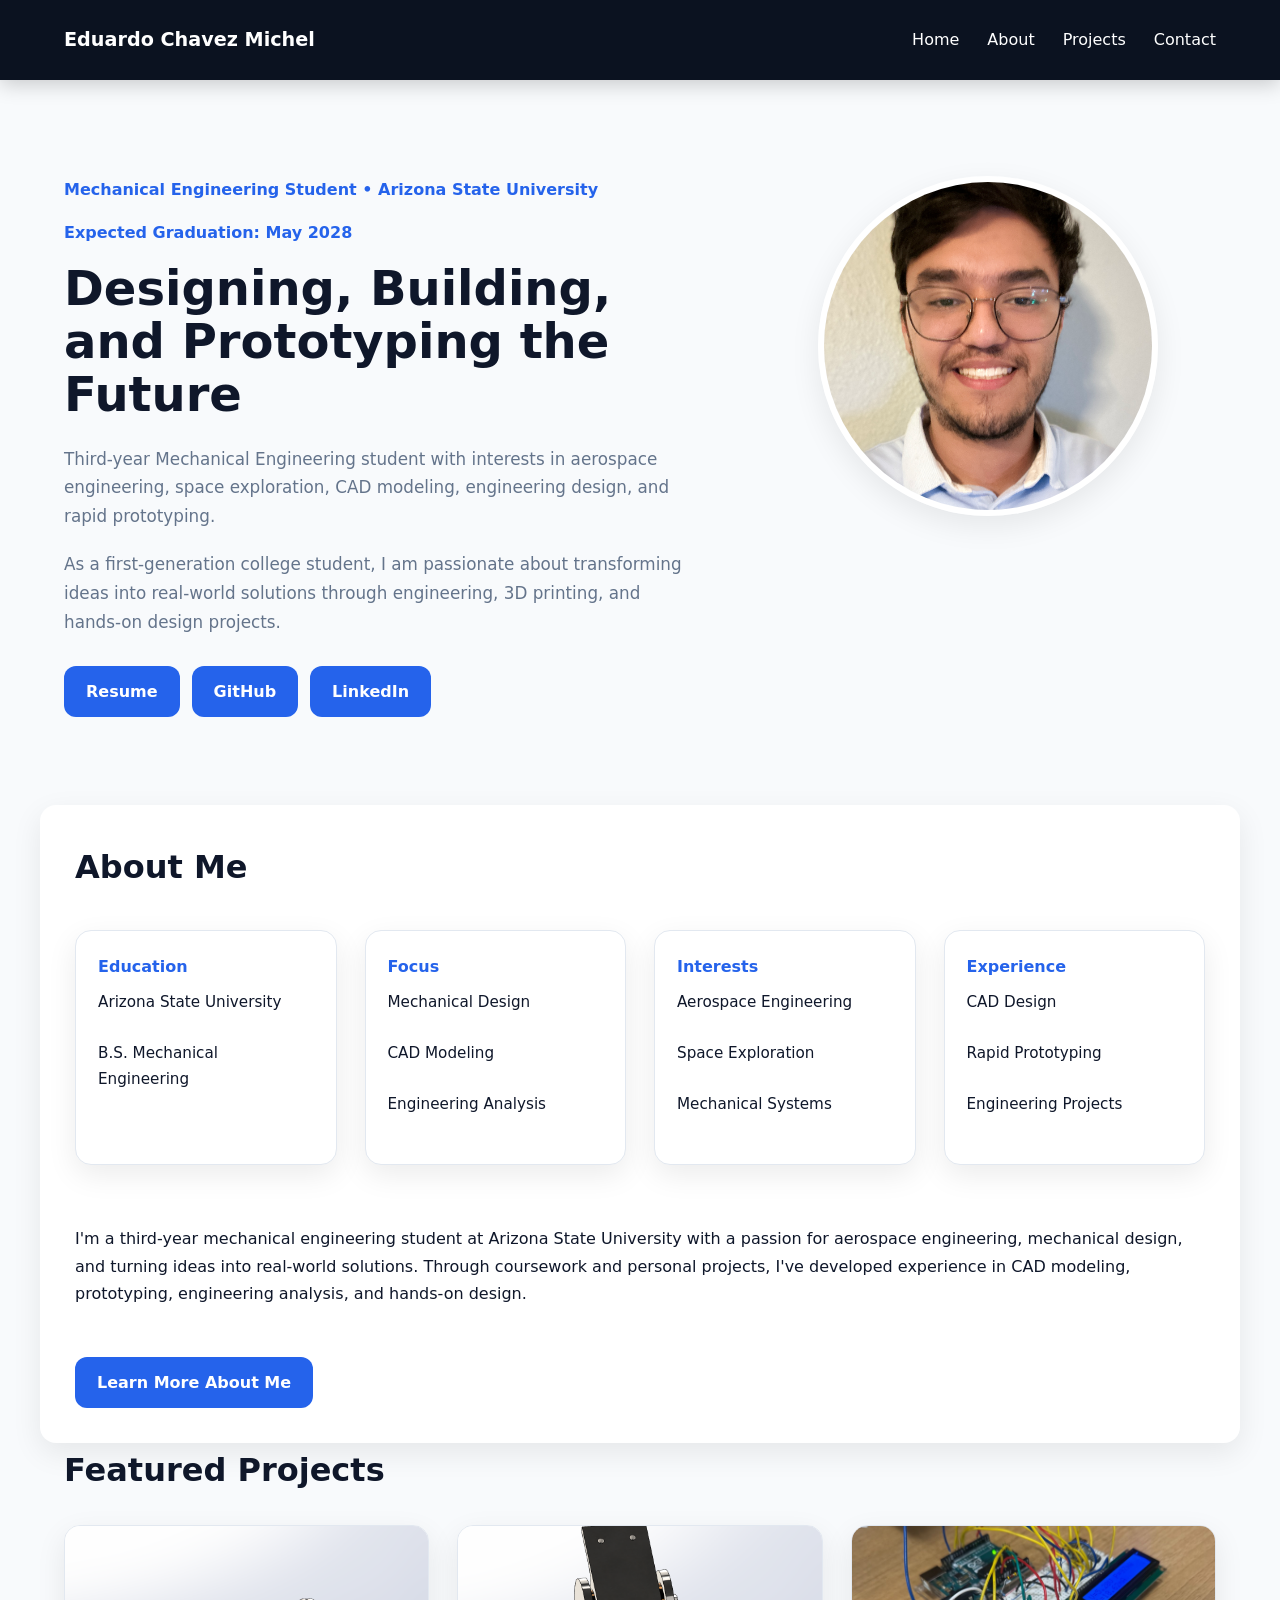
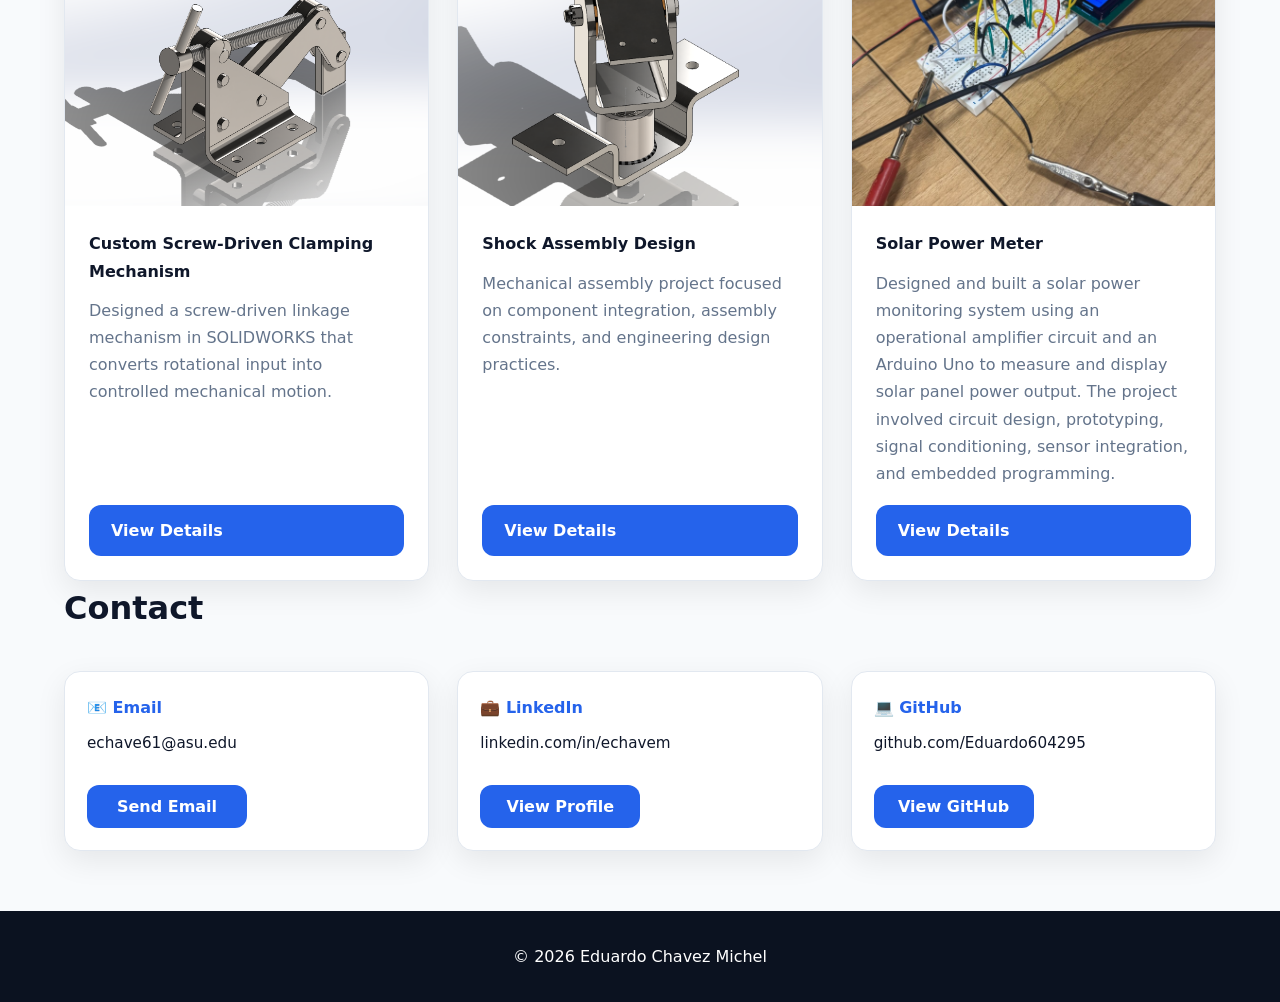
<file: index.html>
<!DOCTYPE html>

<html lang="en">
<head>
    <meta charset="UTF-8">
    <meta name="viewport" content="width=device-width, initial-scale=1.0">
    <title>Eduardo Chavez Michel | Mechanical Engineering Portfolio</title>
    <link rel="stylesheet" href="styles.css">
</head>

<body>

<header class="site-header">
    <div class="container header-row">

        <h1 class="logo">
            Eduardo Chavez Michel
        </h1>

        <nav class="nav">
            <a href="index.html">Home</a>
            <a href="about.html">About</a>
            <a href="#projects">Projects</a>
            <a href="#contact">Contact</a>
        </nav>

    </div>
</header>

<section class="hero">
    <div class="container hero-grid">

        <div class="hero-content">

            <p class="hero-tag">
                Mechanical Engineering Student • Arizona State University
            </p>

            <p class="hero-tag">
                Expected Graduation: May 2028
            </p>

            <h2>
                Designing, Building, and Prototyping the Future
            </h2>

            <p class="lead">
                Third-year Mechanical Engineering student with interests in
                aerospace engineering, space exploration, CAD modeling,
                engineering design, and rapid prototyping.
            </p>

            <p class="lead">
                As a first-generation college student, I am passionate about
                transforming ideas into real-world solutions through engineering,
                3D printing, and hands-on design projects.
            </p>

            <div class="button-row">

                <a href="files/resume.pdf" class="button">
                    Resume
                </a>

                <a href="https://github.com/Eduardo604295"
                   target="_blank"
                   class="button">
                    GitHub
                </a>

                <a href="https://www.linkedin.com/in/echavem"
                   target="_blank"
                   class="button">
                    LinkedIn
                </a>

            </div>

        </div>

        <div class="hero-image">

            <img src="images/profile.jpg"
                 alt="Eduardo Chavez Michel">

        </div>

    </div>
</section>

<section class="container about-preview" id="about-preview">

    <h3>About Me</h3>

    <div class="project-summary">

        <div class="summary-card">
            <h3>Education</h3>
            <p>Arizona State University</p>
            <p>B.S. Mechanical Engineering</p>
        </div>

        <div class="summary-card">
            <h3>Focus</h3>
            <p>Mechanical Design</p>
            <p>CAD Modeling</p>
            <p>Engineering Analysis</p>
        </div>

        <div class="summary-card">
            <h3>Interests</h3>
            <p>Aerospace Engineering</p>
            <p>Space Exploration</p>
            <p>Mechanical Systems</p>
        </div>

        <div class="summary-card">
            <h3>Experience</h3>
            <p>CAD Design</p>
            <p>Rapid Prototyping</p>
            <p>Engineering Projects</p>
        </div>

    </div>

    <p>
        I'm a third-year mechanical engineering student at Arizona State University
        with a passion for aerospace engineering, mechanical design, and turning ideas
        into real-world solutions. Through coursework and personal projects, I've developed
        experience in CAD modeling, prototyping, engineering analysis, and hands-on design.
    </p>

    <a href="about.html" class="button">
        Learn More About Me
    </a>

</section>

<section id="projects" class="container">

    <h3>Featured Projects</h3>

    <div class="grid">

        <article class="card project-card">

            <img src="images/project1-preview.png"
                 alt="Clamp Mechanism"
                 class="project-image">

            <div class="card-body">

                <h4>Custom Screw-Driven Clamping Mechanism</h4>

                <p>
                    Designed a screw-driven linkage mechanism in SOLIDWORKS
                    that converts rotational input into controlled mechanical
                    motion.
                </p>

                <a href="project1.html" class="button">
                    View Details
                </a>

            </div>

        </article>

        <article class="card project-card">

            <img src="images/project2-preview.png"
                 alt="Shock Assembly"
                 class="project-image">

            <div class="card-body">

                <h4>Shock Assembly Design</h4>

                <p>
                    Mechanical assembly project focused on component integration,
                    assembly constraints, and engineering design practices.
                </p>

                <a href="project2.html" class="button">
                    View Details
                </a>

            </div>

        </article>

        <article class="card project-card">

            <img src="images/project3-preview.jpg"
                 alt="Solar Power Meter"
                 class="project-image">

            <div class="card-body">

                <h4>Solar Power Meter</h4>

                <p>
                    Designed and built a solar power monitoring system using
                    an operational amplifier circuit and an Arduino Uno to
                    measure and display solar panel power output. The project
                    involved circuit design, prototyping, signal conditioning,
                    sensor integration, and embedded programming.
                </p>

                <a href="project3.html" class="button">
                    View Details
                </a>

            </div>

        </article>

    </div>

</section>

<section id="contact" class="container">

    <h3>Contact</h3>

    <div class="project-summary">

        <div class="summary-card">
            <h3>📧 Email</h3>
            <p>echave61@asu.edu</p>
            <a href="mailto:echave61@asu.edu" class="button">Send Email</a>
        </div>

        <div class="summary-card">
            <h3>💼 LinkedIn</h3>
            <p>linkedin.com/in/echavem</p>
            <a href="https://www.linkedin.com/in/echavem" target="_blank" class="button">View Profile</a>
        </div>

        <div class="summary-card">
            <h3>💻 GitHub</h3>
            <p>github.com/Eduardo604295</p>
            <a href="https://github.com/Eduardo604295" target="_blank" class="button">View GitHub</a>
        </div>

    </div>

</section>

<footer class="site-footer">

    <div class="container">
        <p>
            © 2026 Eduardo Chavez Michel
        </p>
    </div>

</footer>

</body>
</html>
</file>
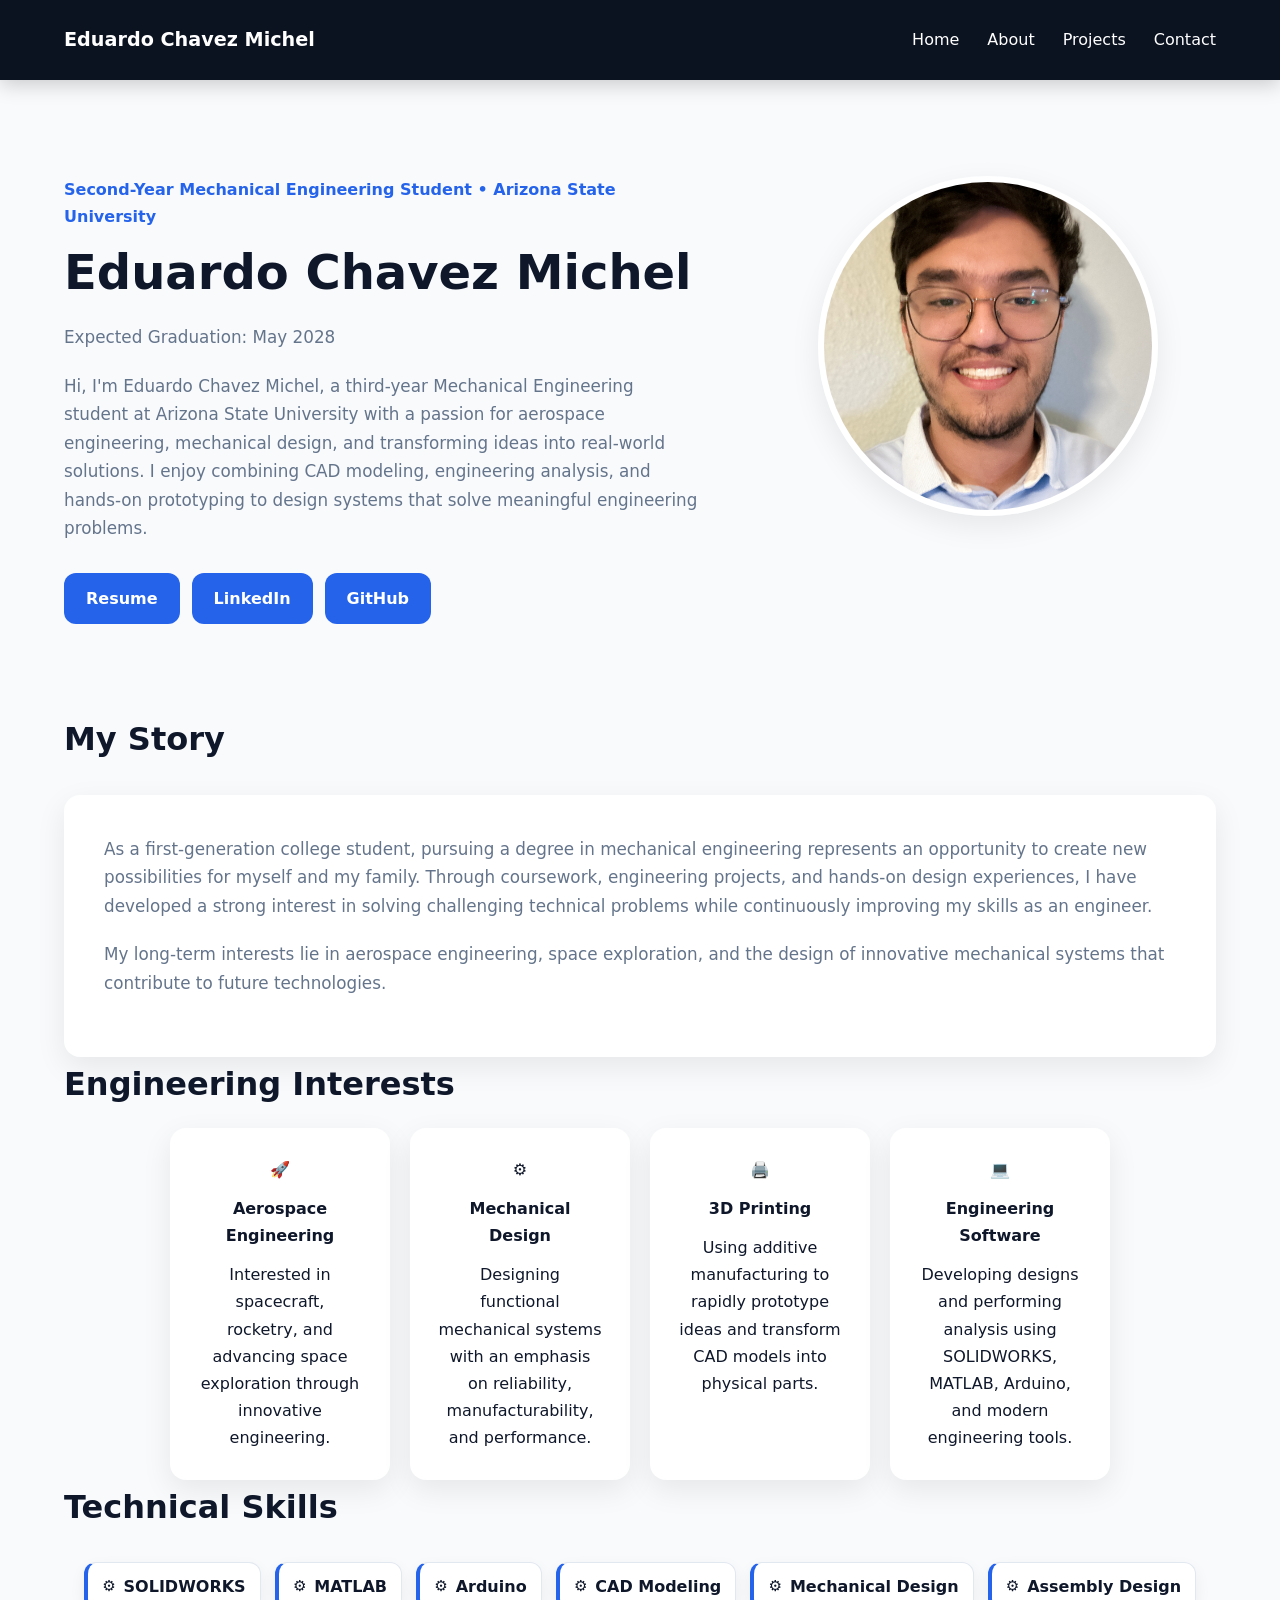
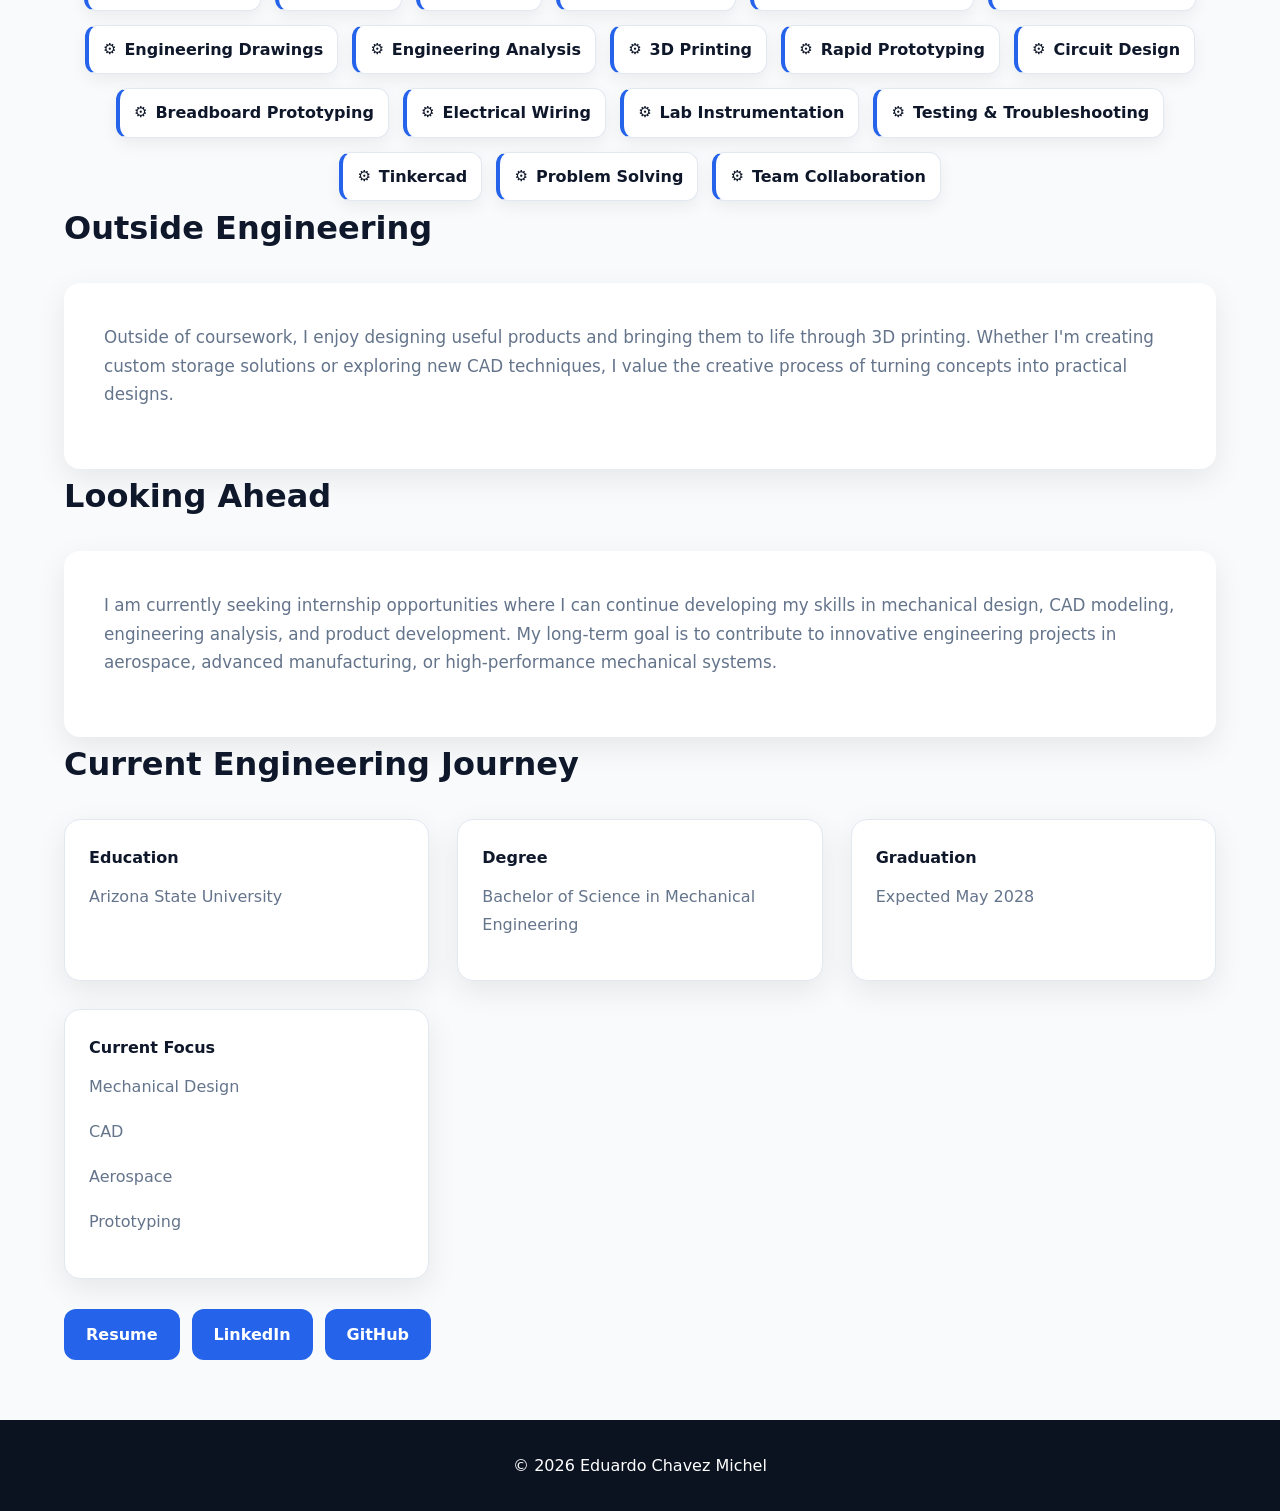
<file: about.html>
<!DOCTYPE html>

<html lang="en">
<head>
    <meta charset="UTF-8">
    <meta name="viewport" content="width=device-width, initial-scale=1.0">
    <title>About | Eduardo Chavez Michel</title>
    <link rel="stylesheet" href="styles.css">
</head>

<body>

<header class="site-header">
    <div class="container header-row">

        <h1 class="logo">
            Eduardo Chavez Michel
        </h1>

        <nav class="nav">
            <a href="index.html">Home</a>
            <a href="about.html">About</a>
            <a href="index.html#projects">Projects</a>
            <a href="index.html#contact">Contact</a>
        </nav>

    </div>
</header>

<section class="hero">
    <div class="container hero-grid">

        <div class="hero-content">

            <p class="hero-tag">
                Second-Year Mechanical Engineering Student • Arizona State University
            </p>

            <h2>
                Eduardo Chavez Michel
            </h2>

            <p class="lead">
                Expected Graduation: May 2028
            </p>

            <p class="lead">
                Hi, I'm Eduardo Chavez Michel, a third-year Mechanical Engineering student at Arizona State University with a passion for aerospace engineering, mechanical design, and transforming ideas into real-world solutions. I enjoy combining CAD modeling, engineering analysis, and hands-on prototyping to design systems that solve meaningful engineering problems.
            </p>

            <div class="button-row">
                <a href="files/resume.pdf" class="button">Resume</a>
                <a href="https://www.linkedin.com/in/echavem" target="_blank" class="button">LinkedIn</a>
                <a href="https://github.com/Eduardo604295" target="_blank" class="button">GitHub</a>
            </div>

        </div>

        <div class="hero-image">
            <img src="images/profile.jpg" alt="Eduardo Chavez Michel">
        </div>

    </div>
</section>

<section class="container">
    <h3>My Story</h3>

    <article class="project-hero">
        <p class="lead">
            As a first-generation college student, pursuing a degree in mechanical engineering represents an opportunity to create new possibilities for myself and my family. Through coursework, engineering projects, and hands-on design experiences, I have developed a strong interest in solving challenging technical problems while continuously improving my skills as an engineer.
        </p>

        <p class="lead">
            My long-term interests lie in aerospace engineering, space exploration, and the design of innovative mechanical systems that contribute to future technologies.
        </p>
    </article>
</section>

<section class="container interests">
    <h3>Engineering Interests</h3>

    <div class="interest-grid">

        <div class="interest-card">
            🚀
            <h4>Aerospace Engineering</h4>
            <p>Interested in spacecraft, rocketry, and advancing space exploration through innovative engineering.</p>
        </div>

        <div class="interest-card">
            ⚙️
            <h4>Mechanical Design</h4>
            <p>Designing functional mechanical systems with an emphasis on reliability, manufacturability, and performance.</p>
        </div>

        <div class="interest-card">
            🖨️
            <h4>3D Printing</h4>
            <p>Using additive manufacturing to rapidly prototype ideas and transform CAD models into physical parts.</p>
        </div>

        <div class="interest-card">
            💻
            <h4>Engineering Software</h4>
            <p>Developing designs and performing analysis using SOLIDWORKS, MATLAB, Arduino, and modern engineering tools.</p>
        </div>

    </div>
</section>

<section class="container">
    <h3>Technical Skills</h3>

   <div class="skill-chips">
    <span>SOLIDWORKS</span>
    <span>MATLAB</span>
    <span>Arduino</span>
    <span>CAD Modeling</span>
    <span>Mechanical Design</span>
    <span>Assembly Design</span>
    <span>Engineering Drawings</span>
    <span>Engineering Analysis</span>
    <span>3D Printing</span>
    <span>Rapid Prototyping</span>
    <span>Circuit Design</span>
    <span>Breadboard Prototyping</span>
    <span>Electrical Wiring</span>
    <span>Lab Instrumentation</span>
    <span>Testing & Troubleshooting</span>
    <span>Tinkercad</span>
    <span>Problem Solving</span>
    <span>Team Collaboration</span>
</div>
</section>

<section class="container">
    <h3>Outside Engineering</h3>

    <article class="project-hero">
        <p class="lead">
            Outside of coursework, I enjoy designing useful products and bringing them to life through 3D printing. Whether I'm creating custom storage solutions or exploring new CAD techniques, I value the creative process of turning concepts into practical designs.
        </p>
    </article>
</section>

<section class="container">
    <h3>Looking Ahead</h3>

    <article class="project-hero">
        <p class="lead">
            I am currently seeking internship opportunities where I can continue developing my skills in mechanical design, CAD modeling, engineering analysis, and product development. My long-term goal is to contribute to innovative engineering projects in aerospace, advanced manufacturing, or high-performance mechanical systems.
        </p>
    </article>
</section>

<section class="container">
    <h3>Current Engineering Journey</h3>

    <div class="grid">

        <article class="card project-card">
            <div class="card-body">
                <h4>Education</h4>
                <p>Arizona State University</p>
            </div>
        </article>

        <article class="card project-card">
            <div class="card-body">
                <h4>Degree</h4>
                <p>Bachelor of Science in Mechanical Engineering</p>
            </div>
        </article>

        <article class="card project-card">
            <div class="card-body">
                <h4>Graduation</h4>
                <p>Expected May 2028</p>
            </div>
        </article>

        <article class="card project-card">
            <div class="card-body">
                <h4>Current Focus</h4>
                <p>Mechanical Design</p>
                <p>CAD</p>
                <p>Aerospace</p>
                <p>Prototyping</p>
            </div>
        </article>

    </div>
</section>

<section class="container" style="padding-bottom: 60px;">
    <div class="button-row">
        <a href="files/resume.pdf" class="button">Resume</a>
        <a href="https://www.linkedin.com/in/echavem" target="_blank" class="button">LinkedIn</a>
        <a href="https://github.com/Eduardo604295" target="_blank" class="button">GitHub</a>
    </div>
</section>

<footer class="site-footer">
    <div class="container">
        <p>© 2026 Eduardo Chavez Michel</p>
    </div>
</footer>

</body>
</html>
</file>
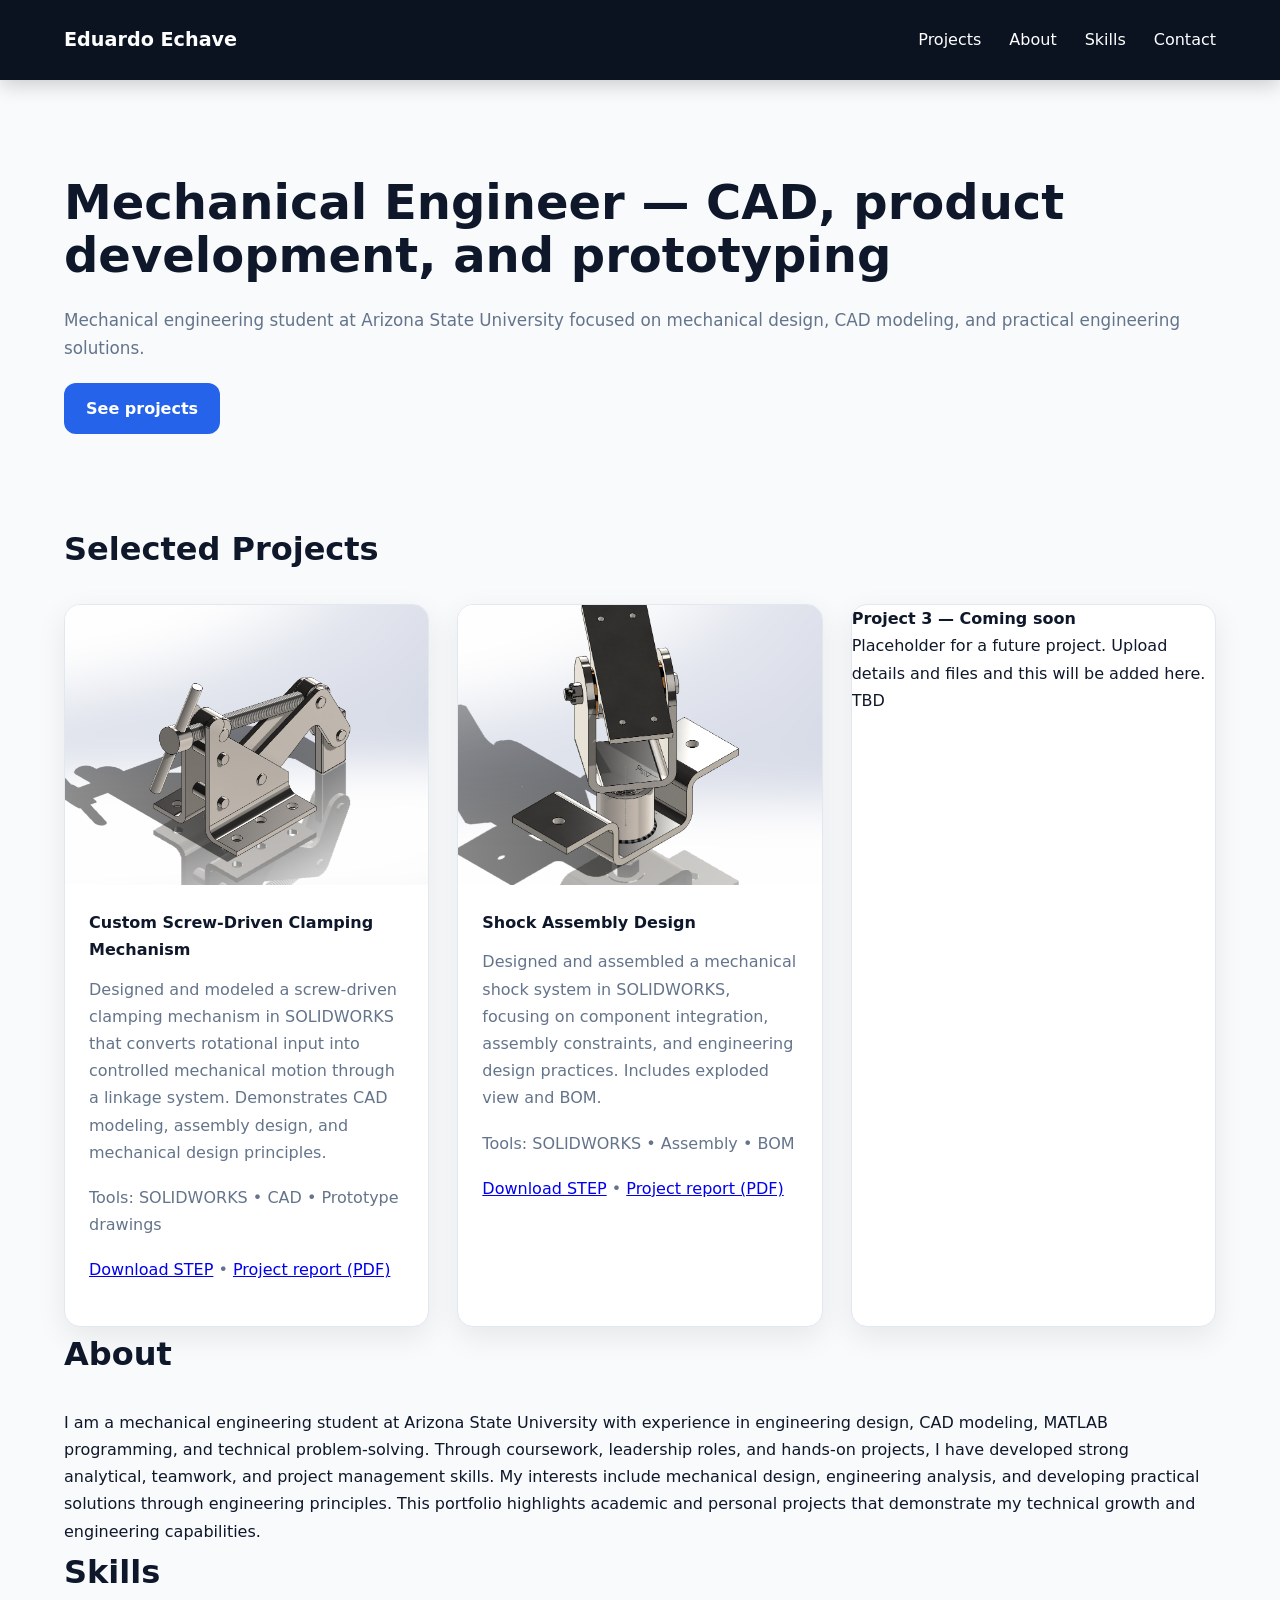
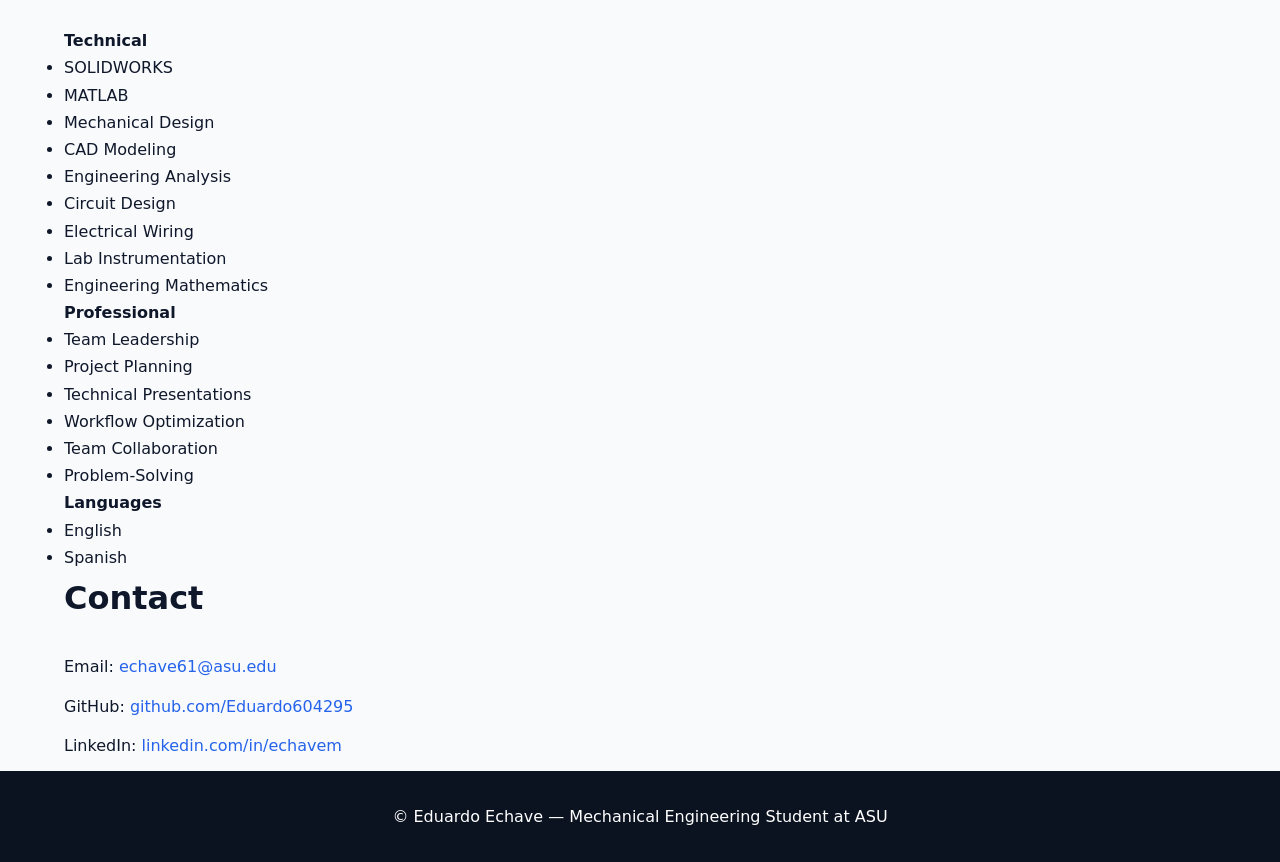
<file: index_Version3.html>
<!doctype html>
<html lang="en">
<head>
  <meta charset="utf-8" />
  <meta name="viewport" content="width=device-width,initial-scale=1" />
  <title>Eduardo Echave — Mechanical Engineering Portfolio</title>
  <link rel="stylesheet" href="styles.css" />
</head>
<body>
  <header class="site-header">
    <div class="container header-row">
      <h1 class="logo">Eduardo Echave</h1>
      <nav class="nav">
        <a href="#projects">Projects</a>
        <a href="#about">About</a>
        <a href="#skills">Skills</a>
        <a href="#contact">Contact</a>
      </nav>
    </div>
  </header>

  <main>
    <section id="hero" class="hero">
      <div class="container">
        <h2>Mechanical Engineer — CAD, product development, and prototyping</h2>
        <p class="lead">Mechanical engineering student at Arizona State University focused on mechanical design, CAD modeling, and practical engineering solutions.</p>
        <p class="cta"><a href="#projects" class="button">See projects</a></p>
      </div>
    </section>

    <section id="projects" class="container projects">
      <h3>Selected Projects</h3>
      <div class="grid">
        <article class="card project-card">
          <img src="images/project1-preview.png" alt="Custom screw-driven clamping mechanism preview" class="project-image" />
          <div class="card-body">
            <h4>Custom Screw-Driven Clamping Mechanism</h4>
            <p>Designed and modeled a screw-driven clamping mechanism in SOLIDWORKS that converts rotational input into controlled mechanical motion through a linkage system. Demonstrates CAD modeling, assembly design, and mechanical design principles.</p>
            <p class="meta">Tools: SOLIDWORKS • CAD • Prototype drawings</p>
            <p class="links">
              <a href="files/project1-model.step" target="_blank">Download STEP</a>
              <span>•</span>
              <a href="files/project1-report.pdf" target="_blank">Project report (PDF)</a>
            </p>
          </div>
        </article>

        <article class="card project-card">
          <img src="images/project2-preview.png" alt="Shock assembly preview" class="project-image" />
          <div class="card-body">
            <h4>Shock Assembly Design</h4>
            <p>Designed and assembled a mechanical shock system in SOLIDWORKS, focusing on component integration, assembly constraints, and engineering design practices. Includes exploded view and BOM.</p>
            <p class="meta">Tools: SOLIDWORKS • Assembly • BOM</p>
            <p class="links">
              <a href="files/project2-assembly.step" target="_blank">Download STEP</a>
              <span>•</span>
              <a href="files/project2-report.pdf" target="_blank">Project report (PDF)</a>
            </p>
          </div>
        </article>

        <article class="card">
          <h4>Project 3 — Coming soon</h4>
          <p>Placeholder for a future project. Upload details and files and this will be added here.</p>
          <p class="meta">TBD</p>
        </article>
      </div>
    </section>

    <section id="about" class="container about">
      <h3>About</h3>
      <p>I am a mechanical engineering student at Arizona State University with experience in engineering design, CAD modeling, MATLAB programming, and technical problem-solving. Through coursework, leadership roles, and hands-on projects, I have developed strong analytical, teamwork, and project management skills. My interests include mechanical design, engineering analysis, and developing practical solutions through engineering principles. This portfolio highlights academic and personal projects that demonstrate my technical growth and engineering capabilities.</p>
    </section>

    <section id="skills" class="container skills">
      <h3>Skills</h3>
      <div class="skills-grid">
        <div>
          <h4>Technical</h4>
          <ul class="skill-list">
            <li>SOLIDWORKS</li>
            <li>MATLAB</li>
            <li>Mechanical Design</li>
            <li>CAD Modeling</li>
            <li>Engineering Analysis</li>
            <li>Circuit Design</li>
            <li>Electrical Wiring</li>
            <li>Lab Instrumentation</li>
            <li>Engineering Mathematics</li>
          </ul>
        </div>

        <div>
          <h4>Professional</h4>
          <ul class="skill-list">
            <li>Team Leadership</li>
            <li>Project Planning</li>
            <li>Technical Presentations</li>
            <li>Workflow Optimization</li>
            <li>Team Collaboration</li>
            <li>Problem-Solving</li>
          </ul>

          <h4>Languages</h4>
          <ul class="skill-list small">
            <li>English</li>
            <li>Spanish</li>
          </ul>
        </div>
      </div>
    </section>

    <section id="contact" class="container contact">
      <h3>Contact</h3>
      <p>Email: <a href="mailto:echave61@asu.edu">echave61@asu.edu</a></p>
      <p>GitHub: <a href="https://github.com/Eduardo604295" target="_blank">github.com/Eduardo604295</a></p>
      <p>LinkedIn: <a href="https://www.linkedin.com/in/echavem" target="_blank">linkedin.com/in/echavem</a></p>
    </section>
  </main>

  <footer class="site-footer">
    <div class="container">
      <p>© Eduardo Echave — Mechanical Engineering Student at ASU</p>
    </div>
  </footer>
</body>
</html>
</file>
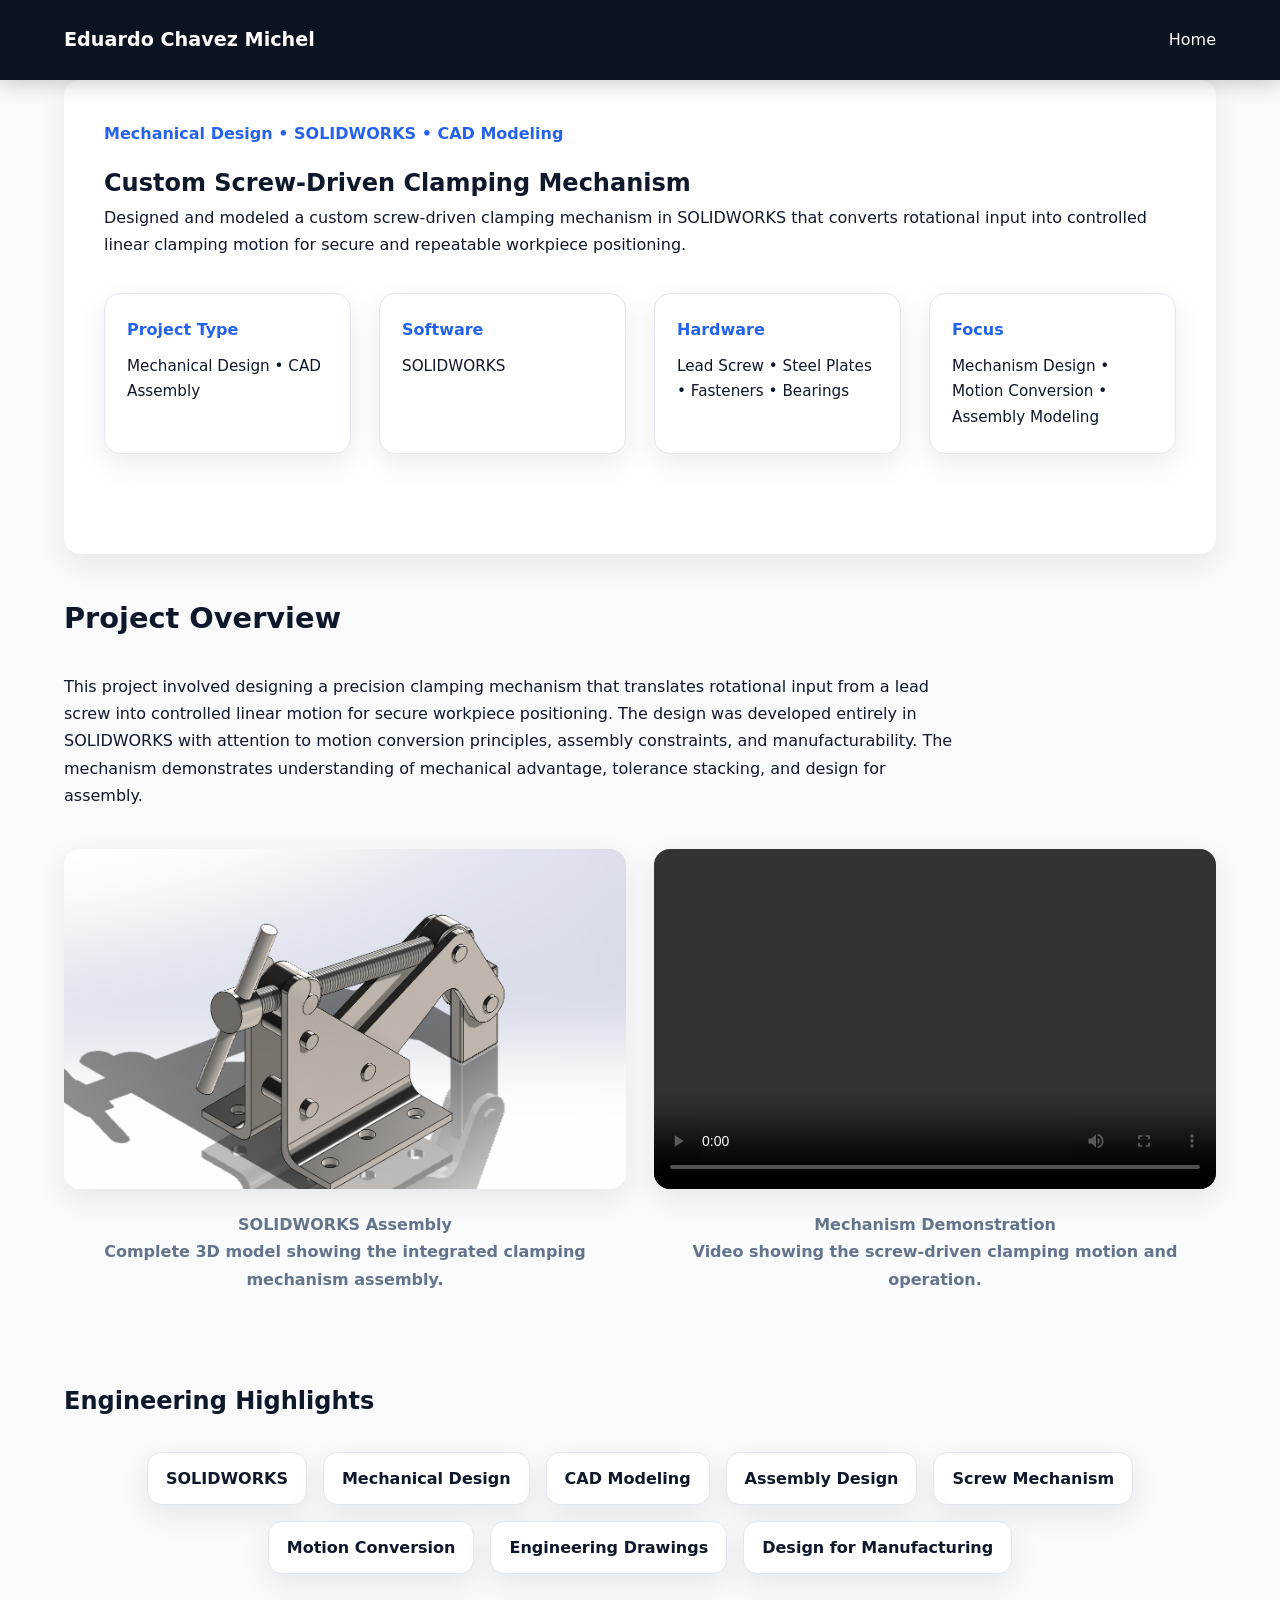
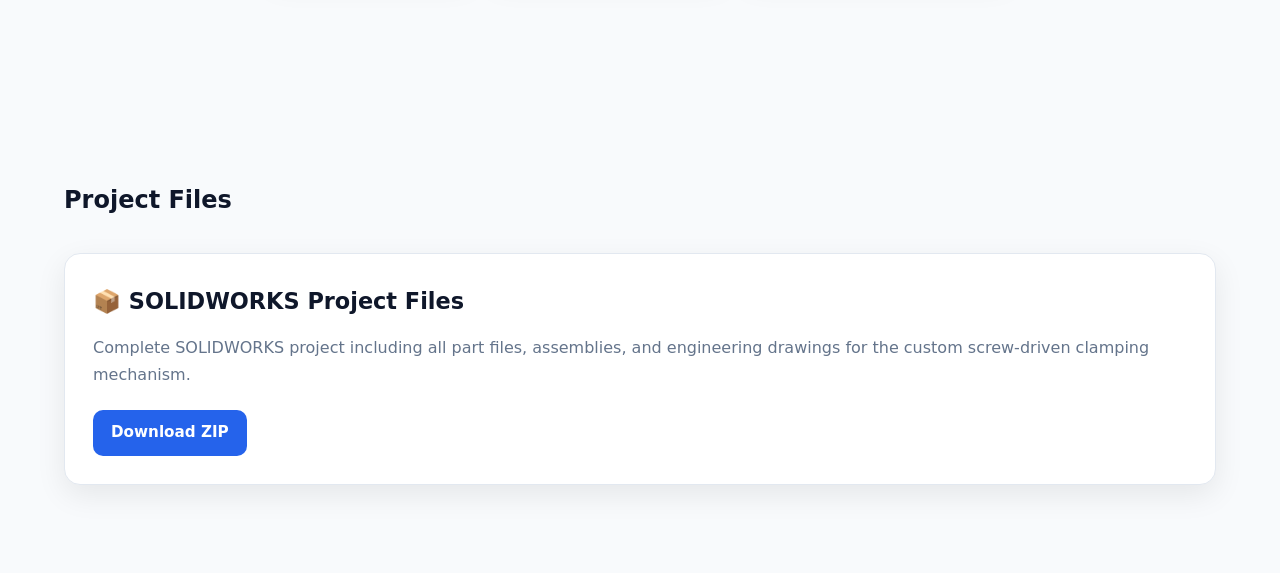
<file: project1.html>
<!DOCTYPE html>
<html lang="en">
<head>
    <meta charset="UTF-8">
    <meta name="viewport" content="width=device-width, initial-scale=1.0">
    <title>Custom Screw-Driven Clamping Mechanism | Eduardo Chavez Michel</title>
    <link rel="stylesheet" href="styles.css">
</head>

<body>

<header class="site-header">
    <div class="container header-row">
        <h1 class="logo">Eduardo Chavez Michel</h1>

        <nav class="nav">
            <a href="index.html">Home</a>
        </nav>
    </div>
</header>

<section class="container">

    <div class="project-hero">

        <p class="hero-tag">
            Mechanical Design • SOLIDWORKS • CAD Modeling
        </p>

        <h1>Custom Screw-Driven Clamping Mechanism</h1>

        <p class="project-lead">
            Designed and modeled a custom screw-driven clamping mechanism
            in SOLIDWORKS that converts rotational input into controlled
            linear clamping motion for secure and repeatable workpiece positioning.
        </p>

        <div class="overview-card">

            <div class="project-summary">

                <div class="summary-card">
                    <h3>Project Type</h3>
                    <p>Mechanical Design • CAD Assembly</p>
                </div>

                <div class="summary-card">
                    <h3>Software</h3>
                    <p>SOLIDWORKS</p>
                </div>

                <div class="summary-card">
                    <h3>Hardware</h3>
                    <p>Lead Screw • Steel Plates • Fasteners • Bearings</p>
                </div>

                <div class="summary-card">
                    <h3>Focus</h3>
                    <p>Mechanism Design • Motion Conversion • Assembly Modeling</p>
                </div>

            </div>

        </div>

    </div>

    <div class="gallery">

        <div class="overview-card">

            <h2>Project Overview</h2>

            <p>
                This project involved designing a precision clamping mechanism
                that translates rotational input from a lead screw into controlled
                linear motion for secure workpiece positioning. The design was
                developed entirely in SOLIDWORKS with attention to motion conversion
                principles, assembly constraints, and manufacturability. The mechanism
                demonstrates understanding of mechanical advantage, tolerance stacking,
                and design for assembly.
            </p>

        </div>

    </div>

    <div class="gallery">

        <div class="gallery-grid">

            <figure>

                <a href="images/project1-preview.png" target="_blank" rel="noopener noreferrer">
                    <img src="images/project1-preview.png"
                         alt="SOLIDWORKS Assembly Render">
                </a>

                <figcaption>
                    SOLIDWORKS Assembly
                    <br>
                    Complete 3D model showing the integrated clamping mechanism assembly.
                </figcaption>

            </figure>

            <figure>

                <video width="100%" height="auto" controls>
                    <source src="videos/project1-mechanism-demo.mp4" type="video/mp4">
                    Your browser does not support the video tag.
                </video>

                <figcaption>
                    Mechanism Demonstration
                    <br>
                    Video showing the screw-driven clamping motion and operation.
                </figcaption>

            </figure>

        </div>

    </div>

    <section class="project-skills">

        <h2>Engineering Highlights</h2>

        <div class="skill-tags">

            <span>SOLIDWORKS</span>
            <span>Mechanical Design</span>
            <span>CAD Modeling</span>
            <span>Assembly Design</span>
            <span>Screw Mechanism</span>
            <span>Motion Conversion</span>
            <span>Engineering Drawings</span>
            <span>Design for Manufacturing</span>

        </div>

    </section>

    <section class="files-section">

        <h2>Project Files</h2>

        <div class="files-grid-single">

            <div class="file-card">

                <h3>📦 SOLIDWORKS Project Files</h3>

                <p>
                    Complete SOLIDWORKS project including all part files, assemblies,
                    and engineering drawings for the custom screw-driven clamping mechanism.
                </p>

                <a class="file-button"
                   href="files/clamping-mechanism-project.zip"
                   target="_blank">
                    Download ZIP
                </a>

            </div>

        </div>

    </section>

</section>

</body>
</html>
</file>
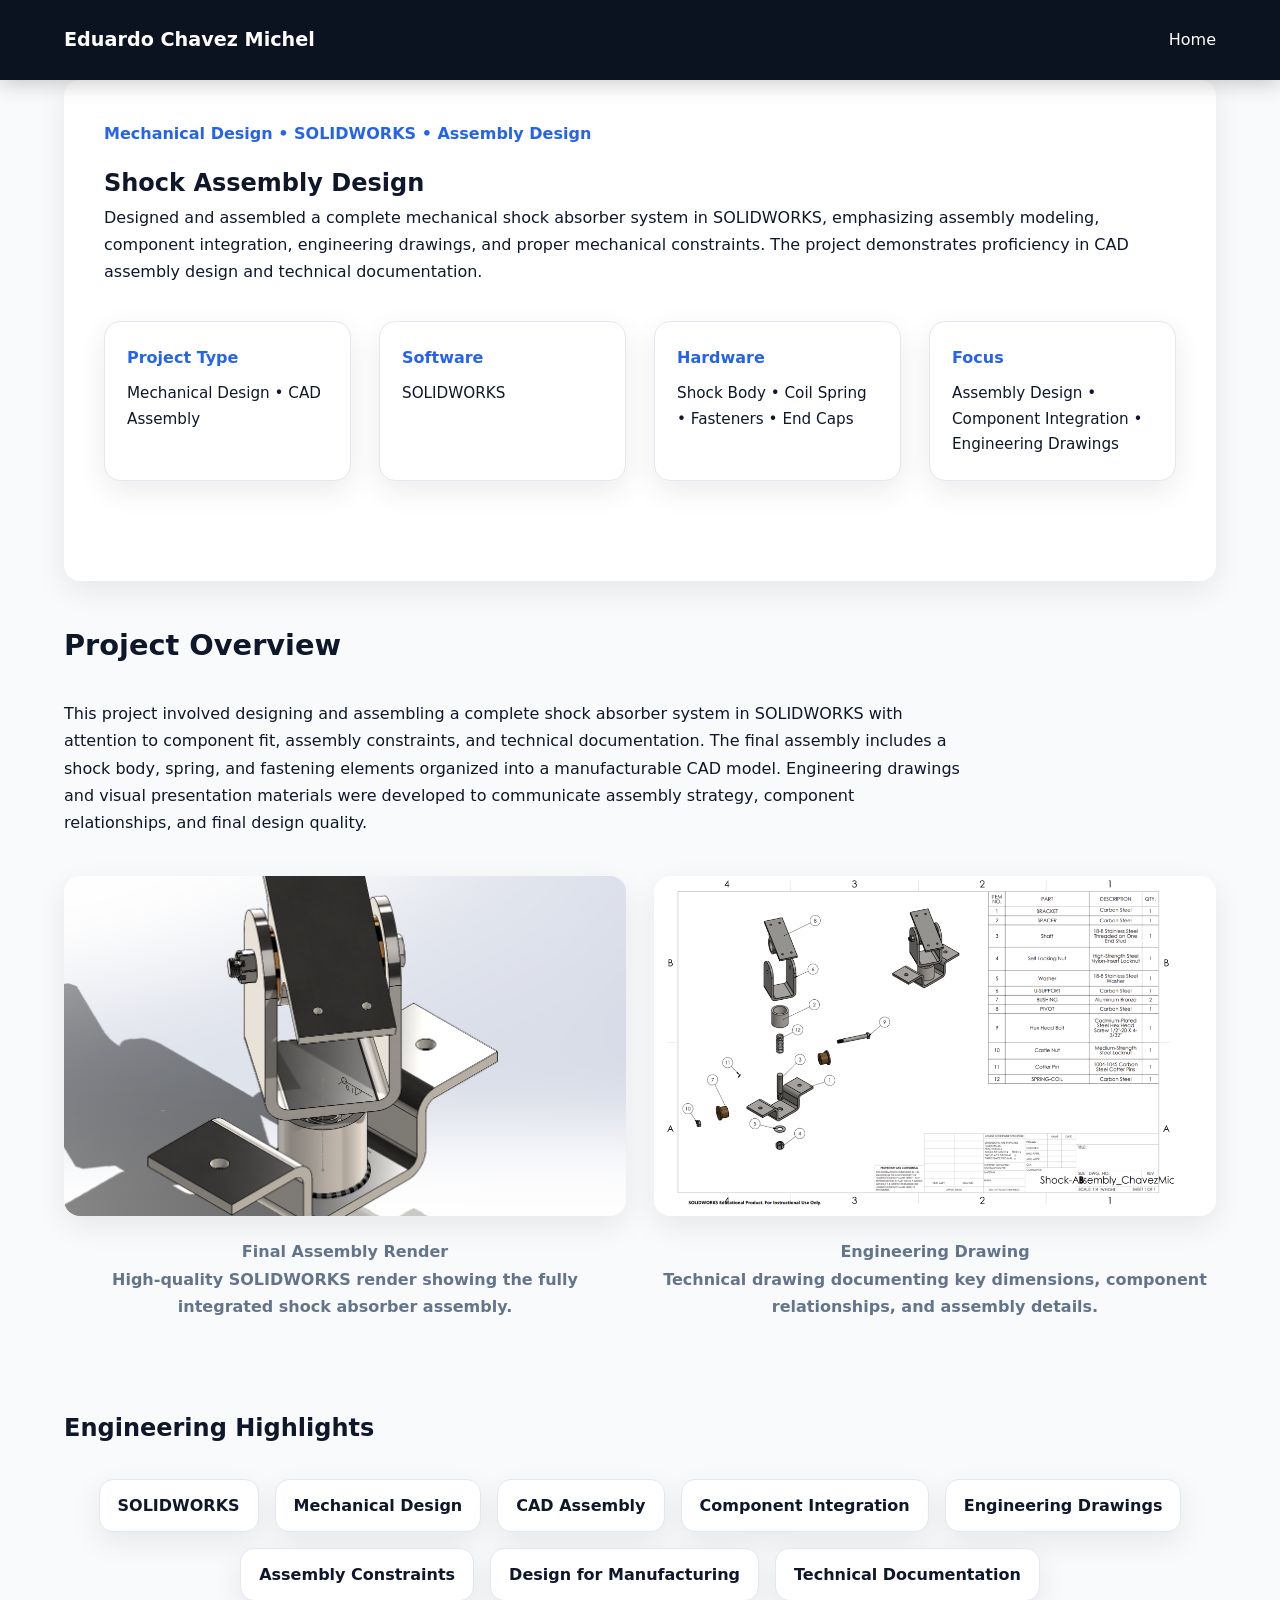
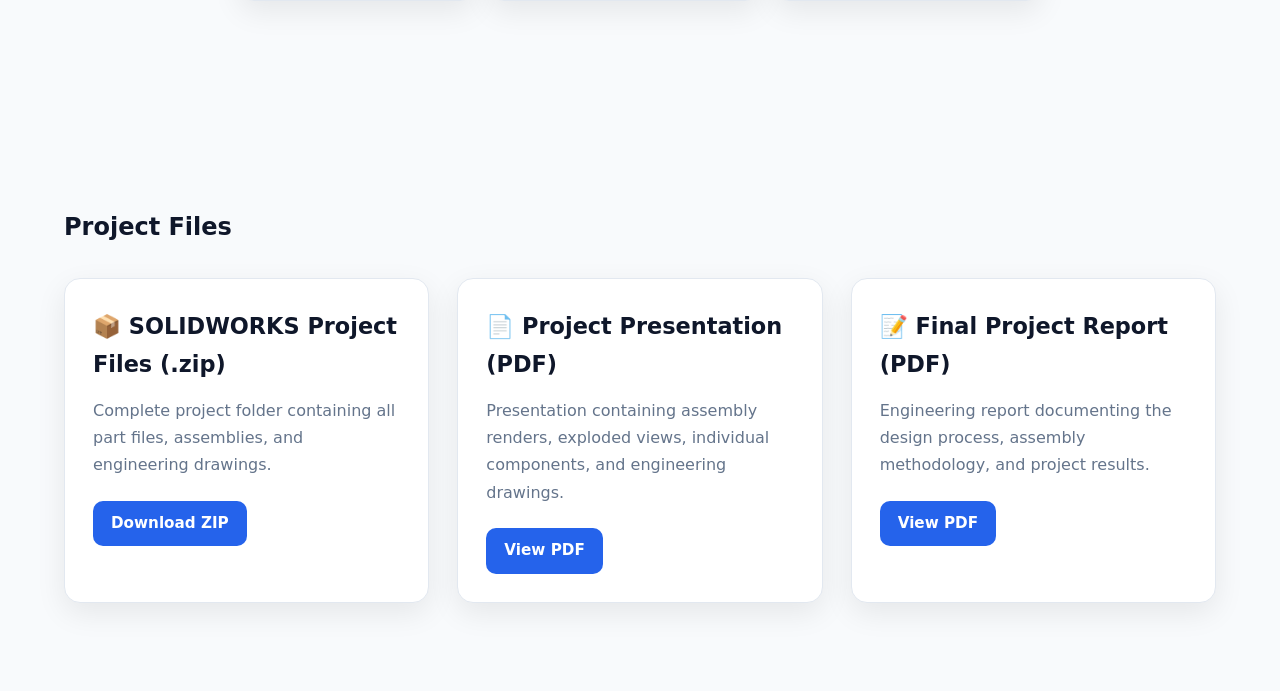
<file: project2.html>
<!DOCTYPE html>
<html lang="en">
<head>
    <meta charset="UTF-8">
    <meta name="viewport" content="width=device-width, initial-scale=1.0">
    <title>Shock Assembly Design | Eduardo Chavez Michel</title>
    <link rel="stylesheet" href="styles.css">
</head>

<body>

<header class="site-header">
    <div class="container header-row">
        <h1 class="logo">Eduardo Chavez Michel</h1>

        <nav class="nav">
            <a href="index.html">Home</a>
        </nav>
    </div>
</header>

<section class="container">

    <div class="project-hero">

        <p class="hero-tag">
            Mechanical Design • SOLIDWORKS • Assembly Design
        </p>

        <h1>Shock Assembly Design</h1>

        <p class="project-lead">
            Designed and assembled a complete mechanical shock absorber system in SOLIDWORKS,
            emphasizing assembly modeling, component integration, engineering drawings, and
            proper mechanical constraints. The project demonstrates proficiency in CAD assembly
            design and technical documentation.
        </p>

        <div class="overview-card">

            <div class="project-summary">

                <div class="summary-card">
                    <h3>Project Type</h3>
                    <p>Mechanical Design • CAD Assembly</p>
                </div>

                <div class="summary-card">
                    <h3>Software</h3>
                    <p>SOLIDWORKS</p>
                </div>

                <div class="summary-card">
                    <h3>Hardware</h3>
                    <p>Shock Body • Coil Spring • Fasteners • End Caps</p>
                </div>

                <div class="summary-card">
                    <h3>Focus</h3>
                    <p>Assembly Design • Component Integration • Engineering Drawings</p>
                </div>

            </div>

        </div>

    </div>

    <div class="gallery">

        <div class="overview-card">

            <h2>Project Overview</h2>

            <p>
                This project involved designing and assembling a complete shock absorber
                system in SOLIDWORKS with attention to component fit, assembly constraints,
                and technical documentation. The final assembly includes a shock body,
                spring, and fastening elements organized into a manufacturable CAD model.
                Engineering drawings and visual presentation materials were developed to
                communicate assembly strategy, component relationships, and final design quality.
            </p>

        </div>

    </div>

    <div class="gallery">

        <div class="gallery-grid">

            <figure>

                <a href="images/project2-assembly-render-1.png" target="_blank" rel="noopener noreferrer">
                    <img src="images/project2-assembly-render-1.png"
                         alt="Shock Assembly Final SOLIDWORKS Render">
                </a>

                <figcaption>
                    Final Assembly Render
                    <br>
                    High-quality SOLIDWORKS render showing the fully integrated shock absorber assembly.
                </figcaption>

            </figure>

            <figure>

                <a href="images/project2-engineering-drawing.png" target="_blank" rel="noopener noreferrer">
                    <img src="images/project2-engineering-drawing.png"
                         alt="Shock Assembly Engineering Drawing">
                </a>

                <figcaption>
                    Engineering Drawing
                    <br>
                    Technical drawing documenting key dimensions, component relationships, and assembly details.
                </figcaption>

            </figure>

        </div>

    </div>

    <section class="project-skills">

        <h2>Engineering Highlights</h2>

        <div class="skill-tags">

            <span>SOLIDWORKS</span>
            <span>Mechanical Design</span>
            <span>CAD Assembly</span>
            <span>Component Integration</span>
            <span>Engineering Drawings</span>
            <span>Assembly Constraints</span>
            <span>Design for Manufacturing</span>
            <span>Technical Documentation</span>

        </div>

    </section>

    <section class="files-section">

        <h2>Project Files</h2>

        <div class="files-grid">

            <div class="file-card">

                <h3>📦 SOLIDWORKS Project Files (.zip)</h3>

                <p>
                    Complete project folder containing all part files, assemblies,
                    and engineering drawings.
                </p>

                <a class="file-button"
                   href="files/shock-assembly-solidworks-files.zip"
                   target="_blank">
                    Download ZIP
                </a>

            </div>

            <div class="file-card">

                <h3>📄 Project Presentation (PDF)</h3>

                <p>
                    Presentation containing assembly renders, exploded views,
                    individual components, and engineering drawings.
                </p>

                <a class="file-button"
                   href="files/shock-assembly-presentation.pdf"
                   target="_blank">
                    View PDF
                </a>

            </div>

            <div class="file-card">

                <h3>📝 Final Project Report (PDF)</h3>

                <p>
                    Engineering report documenting the design process,
                    assembly methodology, and project results.
                </p>

                <a class="file-button"
                   href="files/shock-assembly-final-report.pdf"
                   target="_blank">
                    View PDF
                </a>

            </div>

        </div>

    </section>

</section>

</body>
</html>
</file>
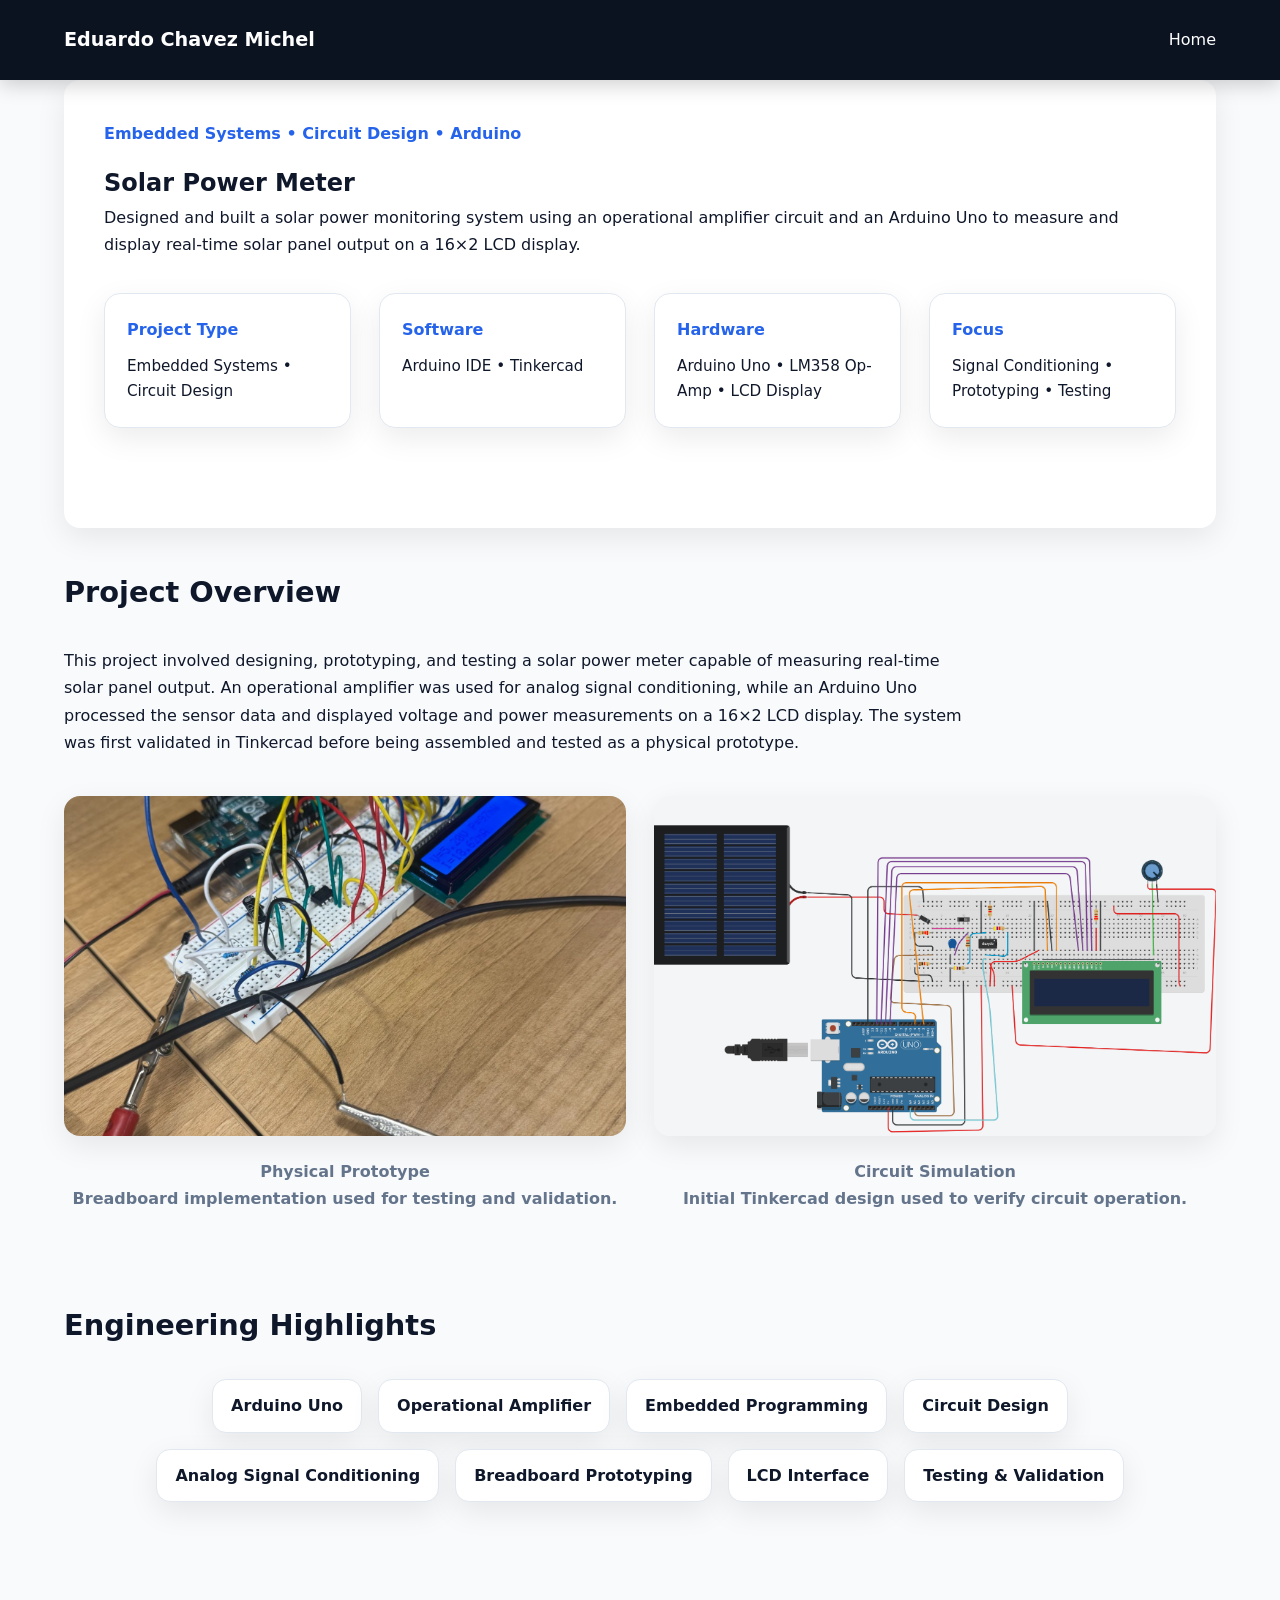
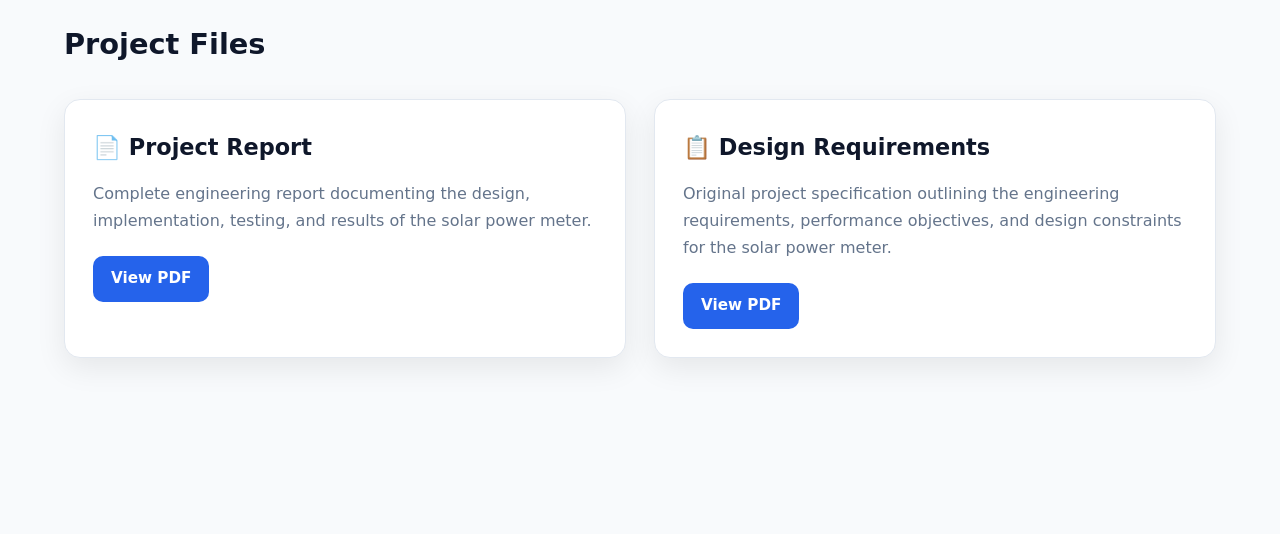
<file: project3.html>
<!DOCTYPE html>
<html lang="en">
<head>
    <meta charset="UTF-8">
    <meta name="viewport" content="width=device-width, initial-scale=1.0">
    <title>Solar Power Meter | Eduardo Chavez Michel</title>
    <link rel="stylesheet" href="styles.css">
</head>

<body>

<header class="site-header">
    <div class="container header-row">
        <h1 class="logo">Eduardo Chavez Michel</h1>

        <nav class="nav">
            <a href="index.html">Home</a>
        </nav>
    </div>
</header>

<section class="container">

    <div class="project-hero">

        <p class="hero-tag">
            Embedded Systems • Circuit Design • Arduino
        </p>

        <h1>Solar Power Meter</h1>

        <p class="project-lead">
            Designed and built a solar power monitoring system using an
            operational amplifier circuit and an Arduino Uno to measure
            and display real-time solar panel output on a 16×2 LCD display.
        </p>

        <div class="overview-card">

            <div class="project-summary">

                <div class="summary-card">
                    <h3>Project Type</h3>
                    <p>Embedded Systems • Circuit Design</p>
                </div>

                <div class="summary-card">
                    <h3>Software</h3>
                    <p>Arduino IDE • Tinkercad</p>
                </div>

                <div class="summary-card">
                    <h3>Hardware</h3>
                    <p>Arduino Uno • LM358 Op-Amp • LCD Display</p>
                </div>

                <div class="summary-card">
                    <h3>Focus</h3>
                    <p>Signal Conditioning • Prototyping • Testing</p>
                </div>

            </div>

        </div>

    </div>

    <div class="gallery">


<div class="overview-card">

    <h2>Project Overview</h2>

    <p>
        This project involved designing, prototyping, and testing a
        solar power meter capable of measuring real-time solar panel
        output. An operational amplifier was used for analog signal
        conditioning, while an Arduino Uno processed the sensor data
        and displayed voltage and power measurements on a 16×2 LCD
        display. The system was first validated in Tinkercad before
        being assembled and tested as a physical prototype.
    </p>

    
</div>

<div class="gallery">

    <div class="gallery-grid">

        <figure>

            <a href="images/project3-preview.jpg" target="_blank" rel="noopener noreferrer">
                <img src="images/project3-preview.jpg"
                     alt="Physical Prototype">
            </a>

            <figcaption>
                Physical Prototype
                <br>
                Breadboard implementation used for testing and validation.
            </figcaption>

        </figure>

        <figure>

            <a href="images/project3-tinkercad.png" target="_blank" rel="noopener noreferrer">
                <img src="images/project3-tinkercad.png"
                     alt="Circuit Simulation">
            </a>

            <figcaption>
                Circuit Simulation
                <br>
                Initial Tinkercad design used to verify circuit operation.
            </figcaption>

        </figure>

    </div>

</div>

<section class="project-skills">

<h2>Engineering Highlights</h2>

<div class="skill-tags">

<span>Arduino Uno</span>
<span>Operational Amplifier</span>
<span>Embedded Programming</span>
<span>Circuit Design</span>
<span>Analog Signal Conditioning</span>
<span>Breadboard Prototyping</span>
<span>LCD Interface</span>
<span>Testing & Validation</span>

</div>

<section class="files-section">

    <h2>Project Files</h2>

    <div class="files-grid">

        <div class="file-card">

            <h3>📄 Project Report</h3>

            <p>
                Complete engineering report documenting the design,
                implementation, testing, and results of the solar
                power meter.
            </p>

            <a class="file-button"
               href="files/solar-power-meter-report.pdf"
               target="_blank">
                View PDF
            </a>

        </div>

        <div class="file-card">

            <h3>📋 Design Requirements</h3>

            <p>
                Original project specification outlining the engineering
                requirements, performance objectives, and design constraints
                for the solar power meter.
            </p>

            <a class="file-button"
               href="files/solar-power-meter-design-requirements.pdf"
               target="_blank">
                View PDF
            </a>

        </div>

    </div>

</section>

</body>
</html>
</file>
<file: styles.css>
:root {
  --bg: #f8fafc;
  --card: #ffffff;
  --text: #0f172a;
  --muted: #64748b;
  --primary: #0b1220;
  --accent: #2563eb;
  --accent-hover: #1d4ed8;
  --border: #e2e8f0;
  --radius: 16px;
  --shadow: 0 10px 30px rgba(0, 0, 0, 0.08);
  --max-width: 1200px;
  --transition: 0.3s;

  /* Global spacing system */
  --section-space-desktop: 88px;
  --section-space-tablet: 72px;
  --section-space-mobile: 56px;
  --content-gap-desktop: 28px;
  --content-gap-mobile: 20px;
}

* {
  margin: 0;
  padding: 0;
  box-sizing: border-box;
}

html {
  scroll-behavior: smooth;
}

body {
  background: var(--bg);
  color: var(--text);
  font-family: system-ui, -apple-system, BlinkMacSystemFont, "Segoe UI", sans-serif;
  line-height: 1.7;
}

.container {
  max-width: var(--max-width);
  margin: auto;
  padding: 0 24px;
}

/* =========================
   GLOBAL SECTION SPACING
   ========================= */

section {
  margin: 0;
  padding: var(--section-space-desktop) 0;
}

h3 {
  font-size: 2rem;
  margin-bottom: 28px;
}

/* =========================
   HEADER
   ========================= */

.site-header {
  background: var(--primary);
  position: sticky;
  top: 0;
  z-index: 100;
  box-shadow: 0 4px 20px rgba(0, 0, 0, 0.2);
}

.logo {
  color: white;
  font-size: 1.2rem;
  font-weight: 700;
}

.header-row {
  display: flex;
  justify-content: space-between;
  align-items: center;
  min-height: 80px;
}

.nav {
  display: flex;
  gap: 28px;
}

.nav a {
  color: white;
  text-decoration: none;
  transition: var(--transition);
}

.nav a:hover {
  color: #93c5fd;
}

.nav a:focus {
  outline: 2px solid var(--accent);
  outline-offset: 2px;
}

/* =========================
   HERO
   ========================= */

.hero {
  padding-top: 96px;
  padding-bottom: var(--section-space-desktop);
}

.hero-grid {
  display: grid;
  grid-template-columns: 1.4fr 1fr;
  align-items: start;
  gap: 60px;
}

.hero-tag {
  color: var(--accent);
  font-weight: 700;
  margin-bottom: 16px;
}

.hero h2 {
  font-size: 3rem;
  line-height: 1.1;
  margin-bottom: 24px;
}

.lead {
  color: var(--muted);
  margin-bottom: 20px;
  font-size: 1.05rem;
}

.button-row {
  display: flex;
  flex-wrap: wrap;
  gap: 12px;
  margin-top: 30px;
}

.hero-image {
  display: flex;
  justify-content: center;
}

.hero-image img {
  width: 340px;
  height: 340px;
  object-fit: cover;
  border-radius: 50%;
  border: 6px solid white;
  box-shadow: var(--shadow);
}

.project-hero {
  background: white;
  border-radius: var(--radius);
  padding: 40px;
  box-shadow: var(--shadow);
  margin: 0;
}

/* =========================
   BUTTONS
   ========================= */

.button {
  background: var(--accent);
  color: white;
  text-decoration: none;
  padding: 12px 22px;
  border-radius: 12px;
  display: inline-block;
  transition: var(--transition);
  font-weight: 600;
  cursor: pointer;
}

.button:hover {
  background: var(--accent-hover);
  transform: translateY(-2px);
}

.button:focus {
  outline: 2px solid white;
  outline-offset: 2px;
}

/* =========================
   INTERESTS
   ========================= */

.interests {
    text-align: left;
}

.interests h3 {
    text-align: left;
    margin-bottom: 1rem;
}

.interest-grid {
    display: grid;
    grid-template-columns: repeat(auto-fit, minmax(220px, 220px));
    gap: 20px;
    justify-content: center;
    margin: 0 auto;
}

.interest-card {
    text-align: center;
}

.interest-card {
  background: var(--card);
  padding: 28px;
  border-radius: var(--radius);
  box-shadow: var(--shadow);
  text-align: center;
  transition: var(--transition);
  width: 100%;
  max-width: 280px;
}

.interest-card:hover {
  transform: translateY(-6px);
}

.interest-card h4 {
  margin: 12px 0;
}

/* =========================
   TECHNICAL SKILLS (ICON CHIPS)
   ========================= */

.skill-chips {
  display: flex;
  flex-wrap: wrap;
  gap: 14px;
  justify-content: center;
  margin-top: 10px;
}

.skill-chips span {
  background: #ffffff;
  border: 1px solid var(--border);
  border-left: 4px solid var(--accent);
  border-radius: 12px;
  padding: 10px 14px;
  font-weight: 600;
  color: var(--text);
  box-shadow: 0 6px 16px rgba(0, 0, 0, 0.06);
  transition: var(--transition);
  display: inline-flex;
  align-items: center;
  gap: 8px;
}

.skill-chips span::before {
  content: "⚙️";
  font-size: 0.95rem;
  line-height: 1;
}

.skill-chips span:hover {
  transform: translateY(-3px);
  border-color: var(--accent);
  box-shadow: 0 10px 22px rgba(37, 99, 235, 0.16);
}

/* =========================
   PROJECTS
   ========================= */

#projects {
  margin-top: 0;
  margin-bottom: 0;
}

.grid {
  display: grid;
  grid-template-columns: repeat(auto-fit, minmax(320px, 1fr));
  gap: var(--content-gap-desktop);
}

.card {
  background: white;
  border-radius: var(--radius);
  overflow: hidden;
  box-shadow: var(--shadow);
  transition: var(--transition);
  border: 1px solid var(--border);
  display: flex;
  flex-direction: column;
}

.card:hover {
  transform: translateY(-8px);
}

.project-image {
  width: 100%;
  height: 280px;
  object-fit: cover;
}

.card-body {
  padding: 24px;
  display: flex;
  flex-direction: column;
  flex-grow: 1;
}

.card-body .button {
  margin-top: auto;
}

.card-body h4 {
  margin-bottom: 12px;
}

.card-body p {
  margin-bottom: 18px;
  color: var(--muted);
}

.project-summary {
  margin-top: 35px;
  display: grid;
  grid-template-columns: repeat(auto-fit, minmax(220px, 1fr));
  gap: var(--content-gap-desktop);
  margin-bottom: 60px;
}

.summary-card {
  background: white;
  padding: 22px;
  border-radius: var(--radius);
  box-shadow: var(--shadow);
  border: 1px solid var(--border);
  transition: var(--transition);
}

.summary-card:hover {
  transform: translateY(-6px);
}

.summary-card h3 {
  font-size: 1rem;
  margin-bottom: 10px;
  color: var(--accent);
}

.summary-card p {
  margin: 0;
  color: var(--text);
  font-size: 0.95rem;
}

.summary-card p + p {
  margin-top: 8px;
}

.summary-card .button {
  margin-top: 16px;
}

.overview-card p {
  max-width: 900px;
}

/* =========================
   ABOUT & FUTURE PREVIEW
   ========================= */

.about-preview,
.future-preview {
  background: white;
  border-radius: var(--radius);
  padding: 35px;
  box-shadow: var(--shadow);
  margin-top: 0;
  margin-bottom: 0;
}

#contact {
  text-align: left;
}

.about-preview .button,
.future-preview .button {
  margin-top: 25px;
}

.about-preview p,
.future-preview p {
  margin-bottom: 25px;
}

/* =========================
   CONTACT
   ========================= */

#contact a {
  color: var(--accent);
  text-decoration: none;
}

#contact a:hover {
  text-decoration: underline;
}

#contact p {
  margin-bottom: 12px;
}

/* Ensure contact card text is visible/readable and stronger */
#contact .summary-card p {
  color: var(--text);
  font-weight: 500;
}

/* Keep text visible inside the blue buttons */
#contact .summary-card .button {
  color: #ffffff;
  font-weight: 700;
  font-size: 1rem;
  line-height: 1.2;
  text-align: center;
  min-width: 160px;
}

#contact .summary-card .button:hover,
#contact .summary-card .button:focus {
  color: #ffffff;
  text-decoration: none;
}

#contact .summary-card h3 {
  font-weight: 700;
}

/* =========================
   FOOTER
   ========================= */

.site-footer {
  background: var(--primary);
  color: white;
  padding: 32px 0;
  text-align: center;
}

/* =========================
   PROJECT GALLERY
   ========================= */

.gallery {
  margin-top: 40px;
}

.gallery h2 {
  font-size: 1.8rem;
  margin-bottom: 30px;
}

.gallery-grid {
  display: grid;
  grid-template-columns: repeat(auto-fit, minmax(420px, 1fr));
  gap: var(--content-gap-desktop);
}

.gallery-grid figure {
  margin: 0;
  text-align: center;
}

.gallery-grid img {
  width: 100%;
  height: 340px;
  object-fit: cover;
  border-radius: var(--radius);
  box-shadow: var(--shadow);
  transition: var(--transition);
}

.gallery-grid img:hover {
  transform: scale(1.02);
}

.gallery-grid video {
  width: 100%;
  height: 340px;
  object-fit: cover;
  border-radius: var(--radius);
  box-shadow: var(--shadow);
  transition: var(--transition);
}

.gallery-grid figcaption {
  margin-top: 14px;
  color: var(--muted);
  font-weight: 600;
  font-size: 1rem;
}

/* =========================
   ENGINEERING HIGHLIGHTS
   ========================= */

.skill-tags {
  display: flex;
  flex-wrap: wrap;
  justify-content: center;
  gap: 16px;
  margin: 30px 0;
}

.skill-tags span {
  background: white;
  color: var(--text);
  padding: 12px 18px;
  border-radius: 14px;
  border: 1px solid var(--border);
  box-shadow: var(--shadow);
  font-weight: 600;
  transition: var(--transition);
}

.skill-tags span:hover {
  transform: translateY(-4px);
  border-color: var(--accent);
}

/* =========================
   PROJECT FILES SECTION
   ========================= */

.files-section {
  margin: 0;
}

.files-section h3 {
  font-size: 2rem;
  margin-bottom: 28px;
}

.files-section ul {
  list-style: none;
  padding-left: 0;
}

.files-section li {
  padding: 12px 0;
  color: var(--muted);
  border-bottom: 1px solid var(--border);
}

.files-section li:last-child {
  border-bottom: none;
}

.files-grid {
  display: grid;
  grid-template-columns: repeat(auto-fit, minmax(340px, 1fr));
  gap: var(--content-gap-desktop);
  margin-top: 30px;
}

.files-grid-single {
  display: flex;
  justify-content: center;
  gap: 2rem;
  margin-top: 2rem;
}

.file-card {
  background: white;
  border: 1px solid var(--border);
  border-radius: var(--radius);
  padding: 28px;
  box-shadow: var(--shadow);
  transition: var(--transition);
}

.file-card:hover {
  transform: translateY(-5px);
  box-shadow: 0 15px 40px rgba(0, 0, 0, 0.12);
}

.file-card h3 {
  margin-bottom: 14px;
  font-size: 1.4rem;
}

.file-card p {
  color: var(--muted);
  line-height: 1.7;
  margin-bottom: 22px;
}

.file-button {
  display: inline-block;
  background: var(--accent);
  color: white;
  text-decoration: none;
  padding: 10px 18px;
  border-radius: 10px;
  font-weight: 600;
  font-size: 0.95rem;
  transition: var(--transition);
  cursor: pointer;
}

.file-button:hover {
  background: var(--accent-hover);
  transform: translateY(-2px);
}

.file-button:focus {
  outline: 2px solid white;
  outline-offset: 2px;
}

/* =========================
   RESPONSIVE DESIGN
   ========================= */

@media (max-width: 900px) {
  section {
    padding: var(--section-space-tablet) 0;
  }

  .hero {
    padding-top: 84px;
    padding-bottom: var(--section-space-tablet);
  }

  .hero-grid {
    grid-template-columns: 1fr;
    text-align: center;
  }

  .hero h2 {
    font-size: 2.2rem;
  }

  .button-row {
    justify-content: center;
  }

  .nav {
    gap: 16px;
    font-size: 0.9rem;
  }

  .hero-image {
    order: -1;
    margin-bottom: 12px;
  }

  .hero-image img {
    width: 260px;
    height: 260px;
  }

  .project-summary,
  .grid,
  .gallery-grid,
  .files-grid {
    gap: 24px;
  }

  .gallery-grid {
    grid-template-columns: 1fr;
  }

  .interest-grid {
    grid-template-columns: repeat(2, minmax(220px, 280px));
    justify-content: center;
  }

  h3 {
    font-size: 1.8rem;
  }
}

@media (max-width: 600px) {
  section {
    padding: var(--section-space-mobile) 0;
  }

  .hero {
    padding-top: 72px;
    padding-bottom: var(--section-space-mobile);
  }

  .header-row {
    flex-direction: column;
    padding: 16px 0;
  }

  .nav {
    flex-wrap: wrap;
    justify-content: center;
    gap: 12px;
    margin-top: 12px;
  }

  .logo {
    font-size: 1rem;
  }

  h3 {
    font-size: 1.6rem;
    margin-bottom: 20px;
  }

  .hero h2 {
    font-size: 1.8rem;
  }

  .project-summary {
    grid-template-columns: 1fr;
  }

  .project-summary,
  .grid,
  .gallery-grid,
  .files-grid {
    gap: var(--content-gap-mobile);
  }

  .gallery-grid {
    grid-template-columns: 1fr;
  }

  .gallery-grid img {
    height: 250px;
  }

  .gallery-grid video {
    height: 250px;
  }

  .files-grid {
    grid-template-columns: 1fr;
  }

  .skill-tags {
    flex-direction: column;
    align-items: stretch;
  }

  .skill-tags span {
    text-align: center;
  }

  .interest-grid {
    grid-template-columns: minmax(220px, 320px);
    justify-content: center;
  }

  .skill-chips {
    gap: 10px;
  }

  .skill-chips span {
    width: 100%;
    text-align: center;
    justify-content: center;
  }

  .card-body {
    padding: 20px;
  }

  .summary-card {
    padding: 18px;
  }

  #contact .summary-card .button {
    min-width: 140px;
    font-size: 0.95rem;
  }
}
</file>
